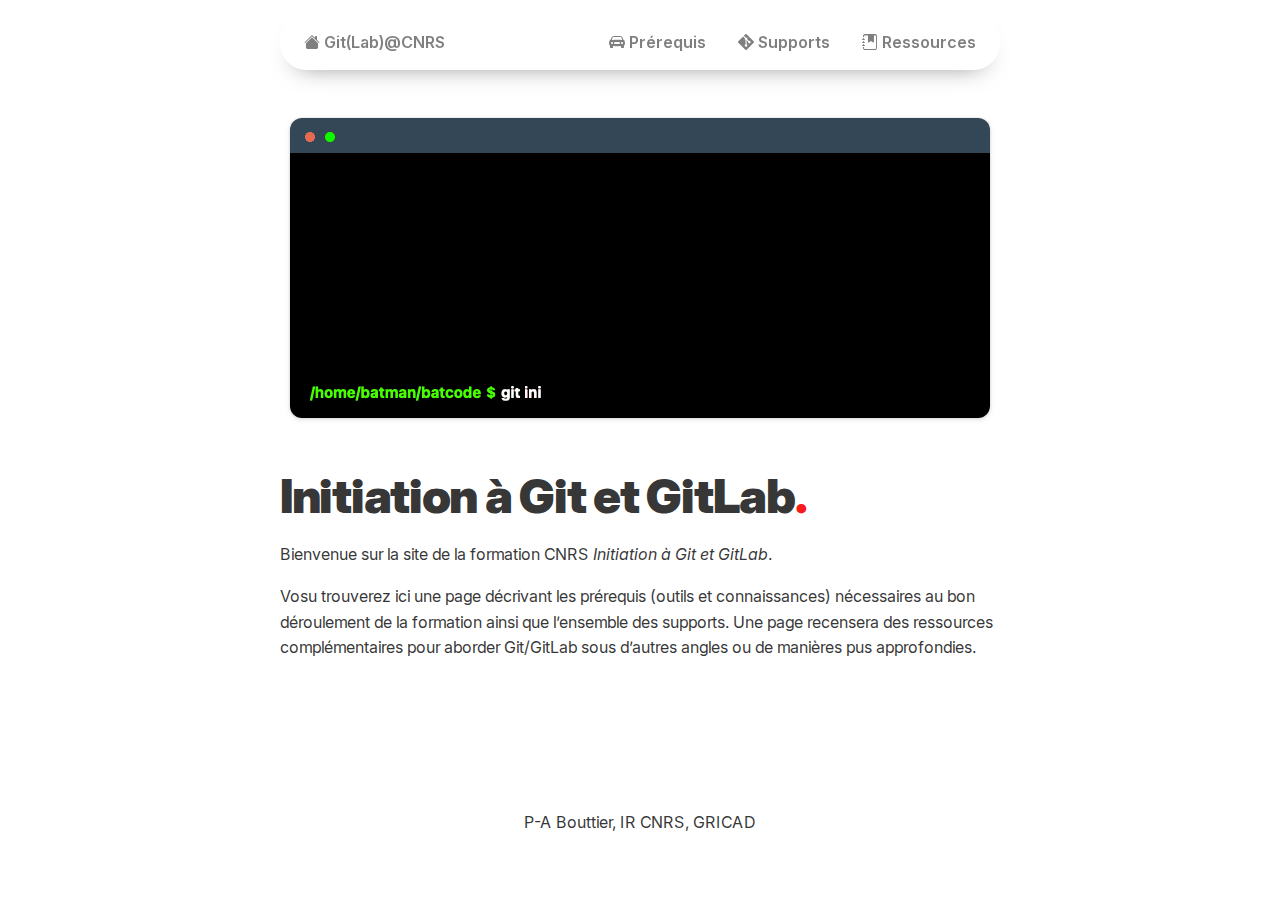
<file: index.html>
<!doctype html><html lang=en><head><meta charset=utf-8><meta content="IE=edge" http-equiv=X-UA-Compatible><meta content="width=device-width,initial-scale=1" name=viewport><meta content=#f71c1c name=theme-color><link href=https://pabouttier.github.io/git_cnrs/ rel=canonical><title>
     Git(Lab)@CNRS 
  </title><link href=https://pabouttier.github.io/git_cnrs/style.css rel=stylesheet><link href=https://pabouttier.github.io/git_cnrs/custom.css rel=stylesheet><link href=https://pabouttier.github.io/git_cnrs/favicon.png rel=icon type=image/png><link href=https://pabouttier.github.io/git_cnrs/apple-touch-icon.png rel=apple-touch-icon sizes=180x180><link href=https://mstdn.social/@Daudix rel=me><meta content=Git(Lab)@CNRS property=og:site_name><meta content="
     Git(Lab)@CNRS " property=og:title><meta content=https://pabouttier.github.io/git_cnrs/ property=og:url><meta content="Site Web pour la formation Git et GitLab au CNRS" property=og:description><meta content=https://pabouttier.github.io/git_cnrs/card.png property=og:image><body><nav class=nav><div class=nav-container><a href=https://pabouttier.github.io/git_cnrs> <i class="bi bi-house-fill"></i> Git(Lab)@CNRS </a><ul><li><a href=/git_cnrs/prerequis> <i class="bi bi-car-front-fill"></i> Prérequis </a><li><a href=/git_cnrs/supports> <i class="bi bi-git"></i> Supports </a><li><a href=/git_cnrs/ressources> <i class="bi bi-journal-bookmark-fill"></i> Ressources </a></ul></div></nav><div class=container><p><img alt src=https://pabouttier.github.io/git_cnrs/images/terminal.gif><h1 id=initiation-a-git-et-gitlab>Initiation à Git et GitLab<a aria-label="Anchor link for: initiation-a-git-et-gitlab" class=zola-anchor href=#initiation-a-git-et-gitlab><i class="bi bi-link-45deg"></i></a></h1><p>Bienvenue sur la site de la formation CNRS <em>Initiation à Git et GitLab</em>.<p>Vosu trouverez ici une page décrivant les prérequis (outils et connaissances) nécessaires au bon déroulement de la formation ainsi que l’ensemble des supports. Une page recensera des ressources complémentaires pour aborder Git/GitLab sous d’autres angles ou de manières pus approfondies.</div><footer class=footer><p title="Last built at 2023-12-04 08:14 +00:00">P-A Bouttier, IR CNRS, GRICAD</footer>
</file>
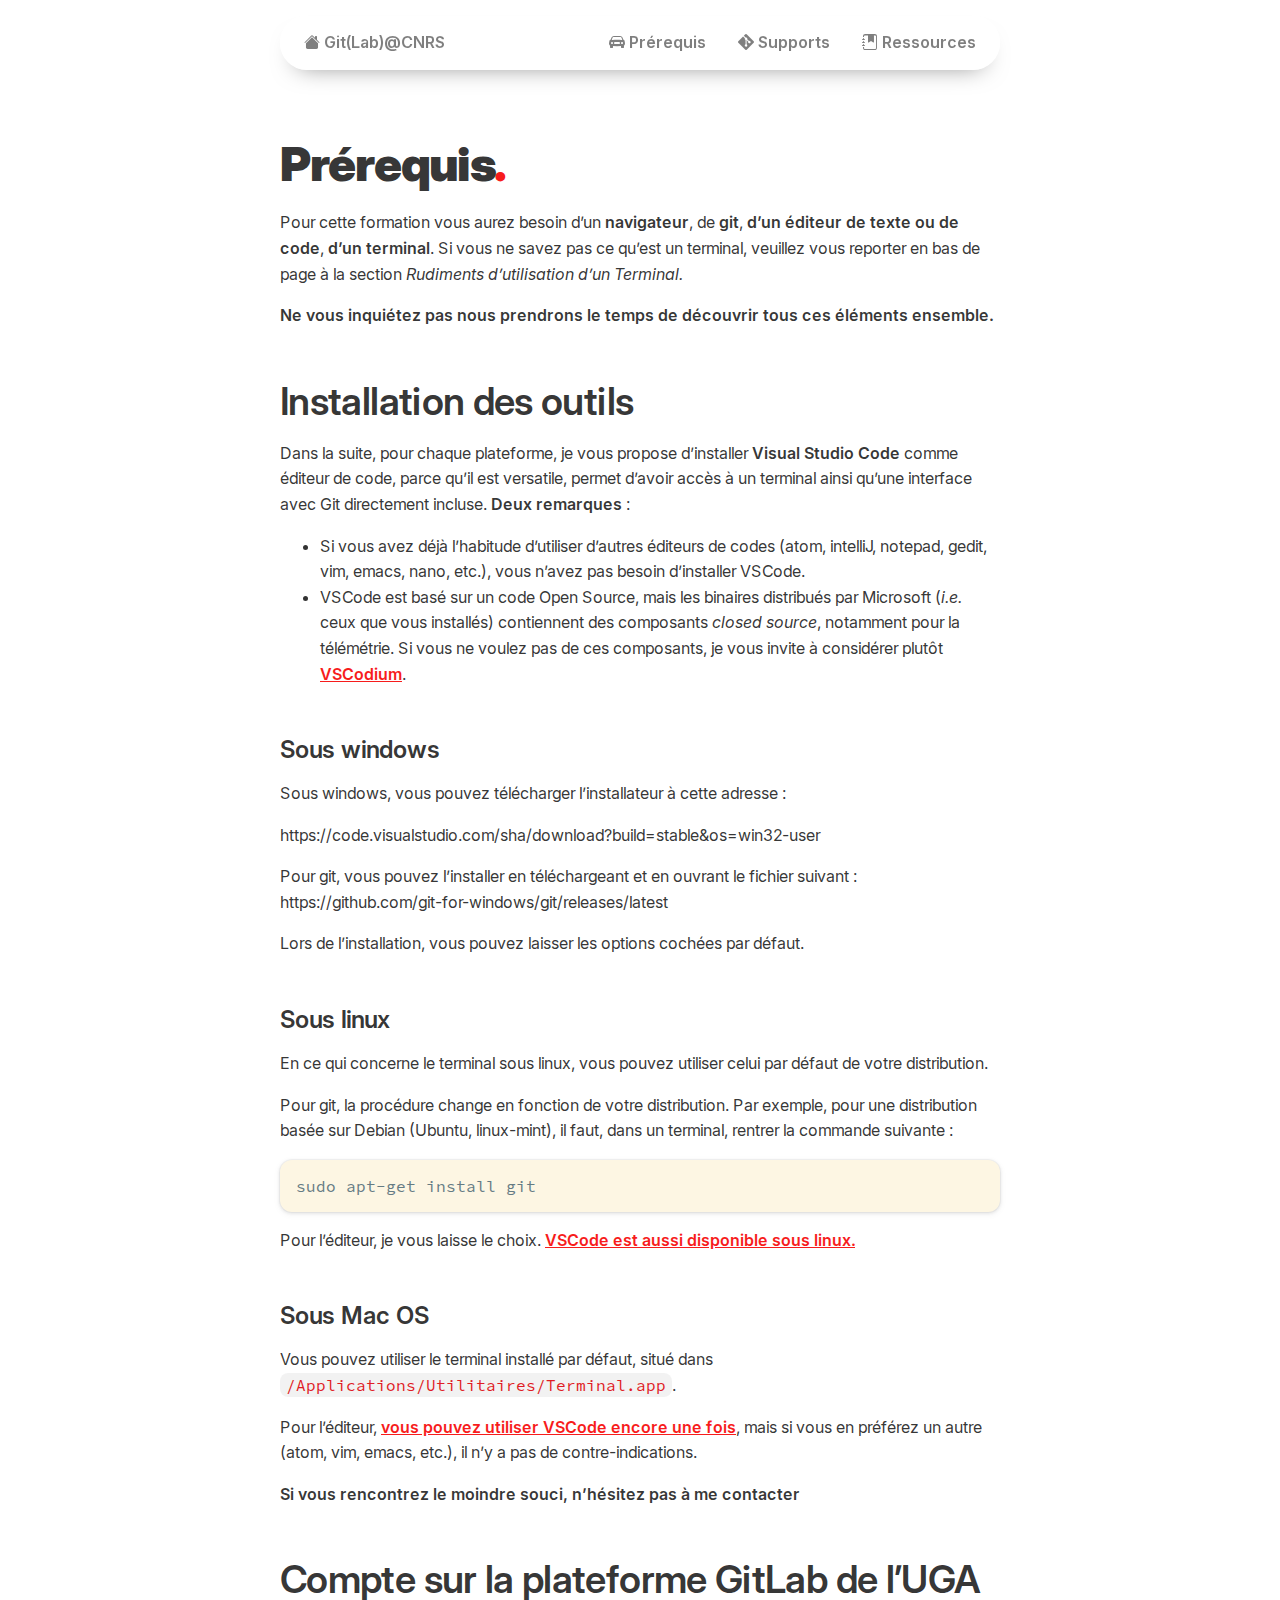
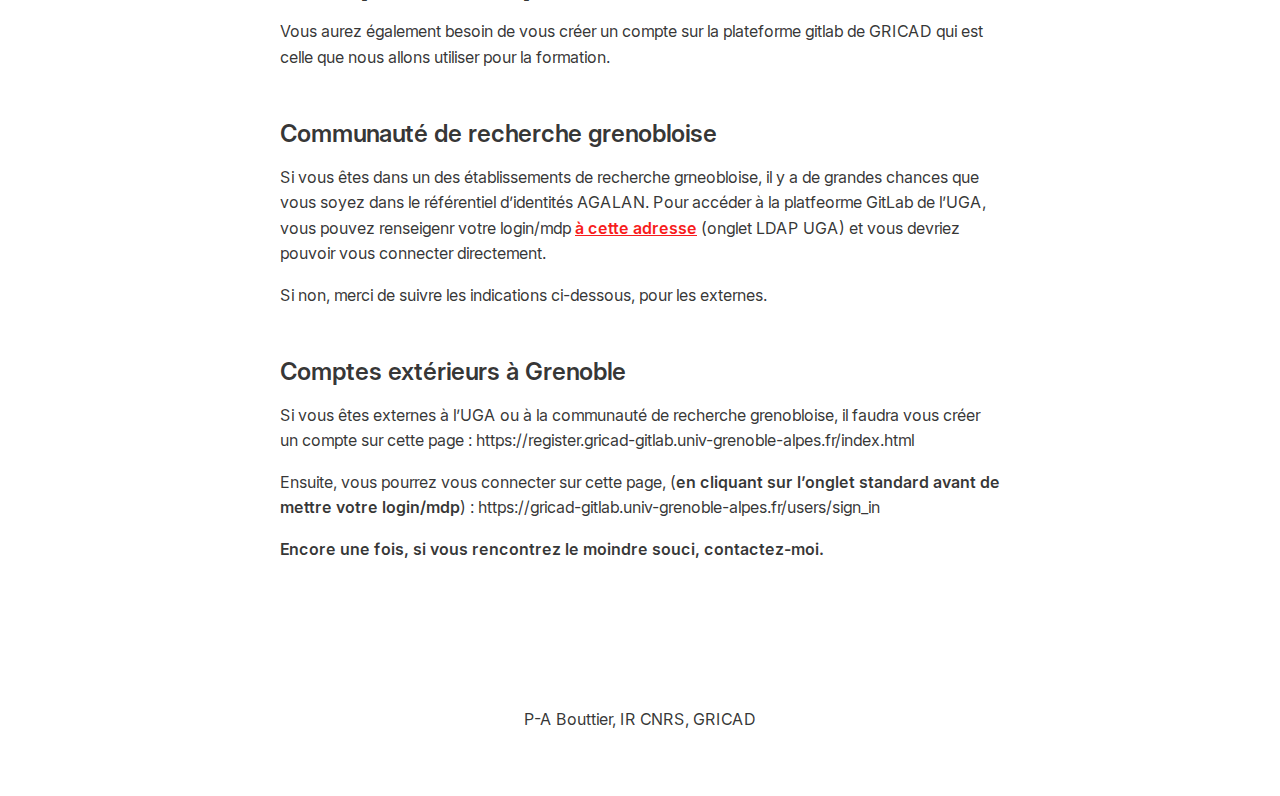
<file: prerequis/index.html>
<!doctype html><html lang=en><head><meta charset=utf-8><meta content="IE=edge" http-equiv=X-UA-Compatible><meta content="width=device-width,initial-scale=1" name=viewport><meta content=#f71c1c name=theme-color><link href=https://pabouttier.github.io/git_cnrs/prerequis/ rel=canonical><title>
     Prérequis pour la formation - Git(Lab)@CNRS
    
  </title><link href=https://pabouttier.github.io/git_cnrs/style.css rel=stylesheet><link href=https://pabouttier.github.io/git_cnrs/custom.css rel=stylesheet><link href=https://pabouttier.github.io/git_cnrs/favicon.png rel=icon type=image/png><link href=https://pabouttier.github.io/git_cnrs/apple-touch-icon.png rel=apple-touch-icon sizes=180x180><link href=https://mstdn.social/@Daudix rel=me><meta content=Git(Lab)@CNRS property=og:site_name><meta content="
     Prérequis pour la formation - Git(Lab)@CNRS
    " property=og:title><meta content=https://pabouttier.github.io/git_cnrs/prerequis/ property=og:url><meta content="Site Web pour la formation Git et GitLab au CNRS" property=og:description><meta content=https://pabouttier.github.io/git_cnrs/card.png property=og:image><body><nav class=nav><div class=nav-container><a href=https://pabouttier.github.io/git_cnrs> <i class="bi bi-house-fill"></i> Git(Lab)@CNRS </a><ul><li><a href=/git_cnrs/prerequis> <i class="bi bi-car-front-fill"></i> Prérequis </a><li><a href=/git_cnrs/supports> <i class="bi bi-git"></i> Supports </a><li><a href=/git_cnrs/ressources> <i class="bi bi-journal-bookmark-fill"></i> Ressources </a></ul></div></nav><div class=container><h1 id=prerequis>Prérequis<a aria-label="Anchor link for: prerequis" class=zola-anchor href=#prerequis><i class="bi bi-link-45deg"></i></a></h1><p>Pour cette formation vous aurez besoin d’un <strong>navigateur</strong>, de <strong>git</strong>, <strong>d’un éditeur de texte ou de code</strong>, <strong>d’un terminal</strong>. Si vous ne savez pas ce qu’est un terminal, veuillez vous reporter en bas de page à la section <em>Rudiments d’utilisation d’un Terminal.</em><p><strong>Ne vous inquiétez pas nous prendrons le temps de découvrir tous ces éléments ensemble.</strong><h2 id=installation-des-outils>Installation des outils<a aria-label="Anchor link for: installation-des-outils" class=zola-anchor href=#installation-des-outils><i class="bi bi-link-45deg"></i></a></h2><p>Dans la suite, pour chaque plateforme, je vous propose d’installer <strong>Visual Studio Code</strong> comme éditeur de code, parce qu’il est versatile, permet d’avoir accès à un terminal ainsi qu’une interface avec Git directement incluse. <strong>Deux remarques</strong> :<ul><li>Si vous avez déjà l’habitude d’utiliser d’autres éditeurs de codes (atom, intelliJ, notepad, gedit, vim, emacs, nano, etc.), vous n’avez pas besoin d’installer VSCode.<li>VSCode est basé sur un code Open Source, mais les binaires distribués par Microsoft (<em>i.e.</em> ceux que vous installés) contiennent des composants <em>closed source</em>, notamment pour la télémétrie. Si vous ne voulez pas de ces composants, je vous invite à considérer plutôt <a href=https://vscodium.com/#install>VSCodium</a>.</ul><h3 id=sous-windows>Sous windows<a aria-label="Anchor link for: sous-windows" class=zola-anchor href=#sous-windows><i class="bi bi-link-45deg"></i></a></h3><p>Sous windows, vous pouvez télécharger l’installateur à cette adresse :<p>https://code.visualstudio.com/sha/download?build=stable&os=win32-user<p>Pour git, vous pouvez l’installer en téléchargeant et en ouvrant le fichier suivant : https://github.com/git-for-windows/git/releases/latest<p>Lors de l’installation, vous pouvez laisser les options cochées par défaut.<h3 id=sous-linux>Sous linux<a aria-label="Anchor link for: sous-linux" class=zola-anchor href=#sous-linux><i class="bi bi-link-45deg"></i></a></h3><p>En ce qui concerne le terminal sous linux, vous pouvez utiliser celui par défaut de votre distribution.<p>Pour git, la procédure change en fonction de votre distribution. Par exemple, pour une distribution basée sur Debian (Ubuntu, linux-mint), il faut, dans un terminal, rentrer la commande suivante :<pre class=z-code><code><span class="z-text z-plain">sudo apt-get install git
</span></code></pre><p>Pour l’éditeur, je vous laisse le choix. <a href=https://code.visualstudio.com/docs/setup/linux>VSCode est aussi disponible sous linux.</a><h3 id=sous-mac-os>Sous Mac OS<a aria-label="Anchor link for: sous-mac-os" class=zola-anchor href=#sous-mac-os><i class="bi bi-link-45deg"></i></a></h3><p>Vous pouvez utiliser le terminal installé par défaut, situé dans <code>/Applications/Utilitaires/Terminal.app</code>.<p>Pour l’éditeur, <a href=https://code.visualstudio.com/docs/setup/mac>vous pouvez utiliser VSCode encore une fois</a>, mais si vous en préférez un autre (atom, vim, emacs, etc.), il n’y a pas de contre-indications.<p><strong>Si vous rencontrez le moindre souci, n’hésitez pas à me contacter</strong><h2 id=compte-sur-la-plateforme-gitlab-de-l-uga>Compte sur la plateforme GitLab de l’UGA<a aria-label="Anchor link for: compte-sur-la-plateforme-gitlab-de-l-uga" class=zola-anchor href=#compte-sur-la-plateforme-gitlab-de-l-uga><i class="bi bi-link-45deg"></i></a></h2><p>Vous aurez également besoin de vous créer un compte sur la plateforme gitlab de GRICAD qui est celle que nous allons utiliser pour la formation.<h3 id=communaute-de-recherche-grenobloise>Communauté de recherche grenobloise<a aria-label="Anchor link for: communaute-de-recherche-grenobloise" class=zola-anchor href=#communaute-de-recherche-grenobloise><i class="bi bi-link-45deg"></i></a></h3><p>Si vous êtes dans un des établissements de recherche grneobloise, il y a de grandes chances que vous soyez dans le référentiel d’identités AGALAN. Pour accéder à la platfeorme GitLab de l’UGA, vous pouvez renseigenr votre login/mdp <a href=https://gricad-gitlab.univ-grenoble-alpes.fr/users/sign_in>à cette adresse</a> (onglet LDAP UGA) et vous devriez pouvoir vous connecter directement.<p>Si non, merci de suivre les indications ci-dessous, pour les externes.<h3 id=comptes-exterieurs-a-grenoble>Comptes extérieurs à Grenoble<a aria-label="Anchor link for: comptes-exterieurs-a-grenoble" class=zola-anchor href=#comptes-exterieurs-a-grenoble><i class="bi bi-link-45deg"></i></a></h3><p>Si vous êtes externes à l’UGA ou à la communauté de recherche grenobloise, il faudra vous créer un compte sur cette page : https://register.gricad-gitlab.univ-grenoble-alpes.fr/index.html<p>Ensuite, vous pourrez vous connecter sur cette page, (<strong>en cliquant sur l’onglet standard avant de mettre votre login/mdp</strong>) : https://gricad-gitlab.univ-grenoble-alpes.fr/users/sign_in<p><strong>Encore une fois, si vous rencontrez le moindre souci, contactez-moi.</strong></div><footer class=footer><p title="Last built at 2023-12-04 08:14 +00:00">P-A Bouttier, IR CNRS, GRICAD</footer>
</file>
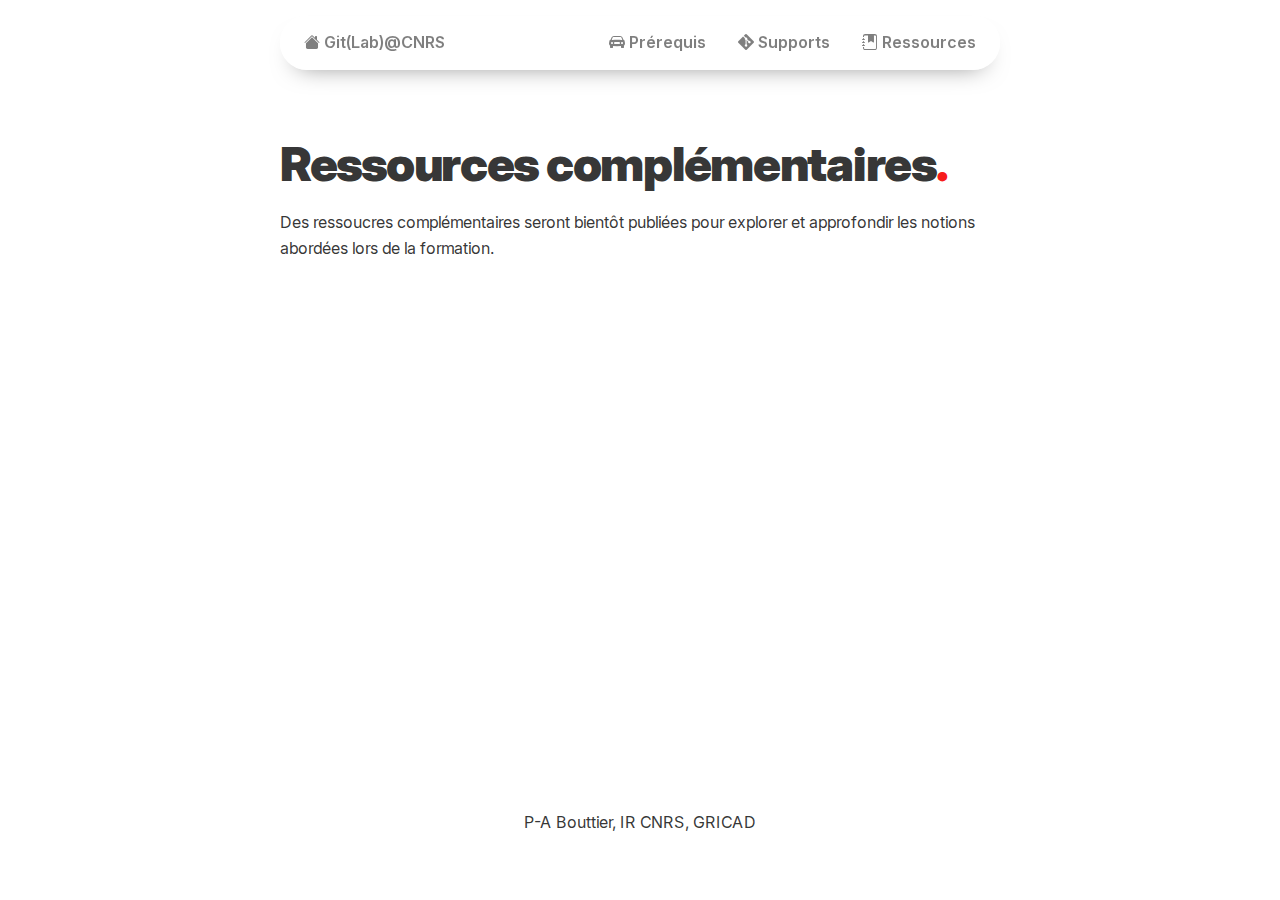
<file: ressources/index.html>
<!doctype html><html lang=en><head><meta charset=utf-8><meta content="IE=edge" http-equiv=X-UA-Compatible><meta content="width=device-width,initial-scale=1" name=viewport><meta content=#f71c1c name=theme-color><link href=https://pabouttier.github.io/git_cnrs/ressources/ rel=canonical><title>
     Ressources autour de Git(Lab) - Git(Lab)@CNRS
    
  </title><link href=https://pabouttier.github.io/git_cnrs/style.css rel=stylesheet><link href=https://pabouttier.github.io/git_cnrs/custom.css rel=stylesheet><link href=https://pabouttier.github.io/git_cnrs/favicon.png rel=icon type=image/png><link href=https://pabouttier.github.io/git_cnrs/apple-touch-icon.png rel=apple-touch-icon sizes=180x180><link href=https://mstdn.social/@Daudix rel=me><meta content=Git(Lab)@CNRS property=og:site_name><meta content="
     Ressources autour de Git(Lab) - Git(Lab)@CNRS
    " property=og:title><meta content=https://pabouttier.github.io/git_cnrs/ressources/ property=og:url><meta content="Site Web pour la formation Git et GitLab au CNRS" property=og:description><meta content=https://pabouttier.github.io/git_cnrs/card.png property=og:image><body><nav class=nav><div class=nav-container><a href=https://pabouttier.github.io/git_cnrs> <i class="bi bi-house-fill"></i> Git(Lab)@CNRS </a><ul><li><a href=/git_cnrs/prerequis> <i class="bi bi-car-front-fill"></i> Prérequis </a><li><a href=/git_cnrs/supports> <i class="bi bi-git"></i> Supports </a><li><a href=/git_cnrs/ressources> <i class="bi bi-journal-bookmark-fill"></i> Ressources </a></ul></div></nav><div class=container><h1 id=ressources-complementaires>Ressources complémentaires<a aria-label="Anchor link for: ressources-complementaires" class=zola-anchor href=#ressources-complementaires><i class="bi bi-link-45deg"></i></a></h1><p>Des ressoucres complémentaires seront bientôt publiées pour explorer et approfondir les notions abordées lors de la formation.</div><footer class=footer><p title="Last built at 2023-12-04 08:14 +00:00">P-A Bouttier, IR CNRS, GRICAD</footer>
</file>
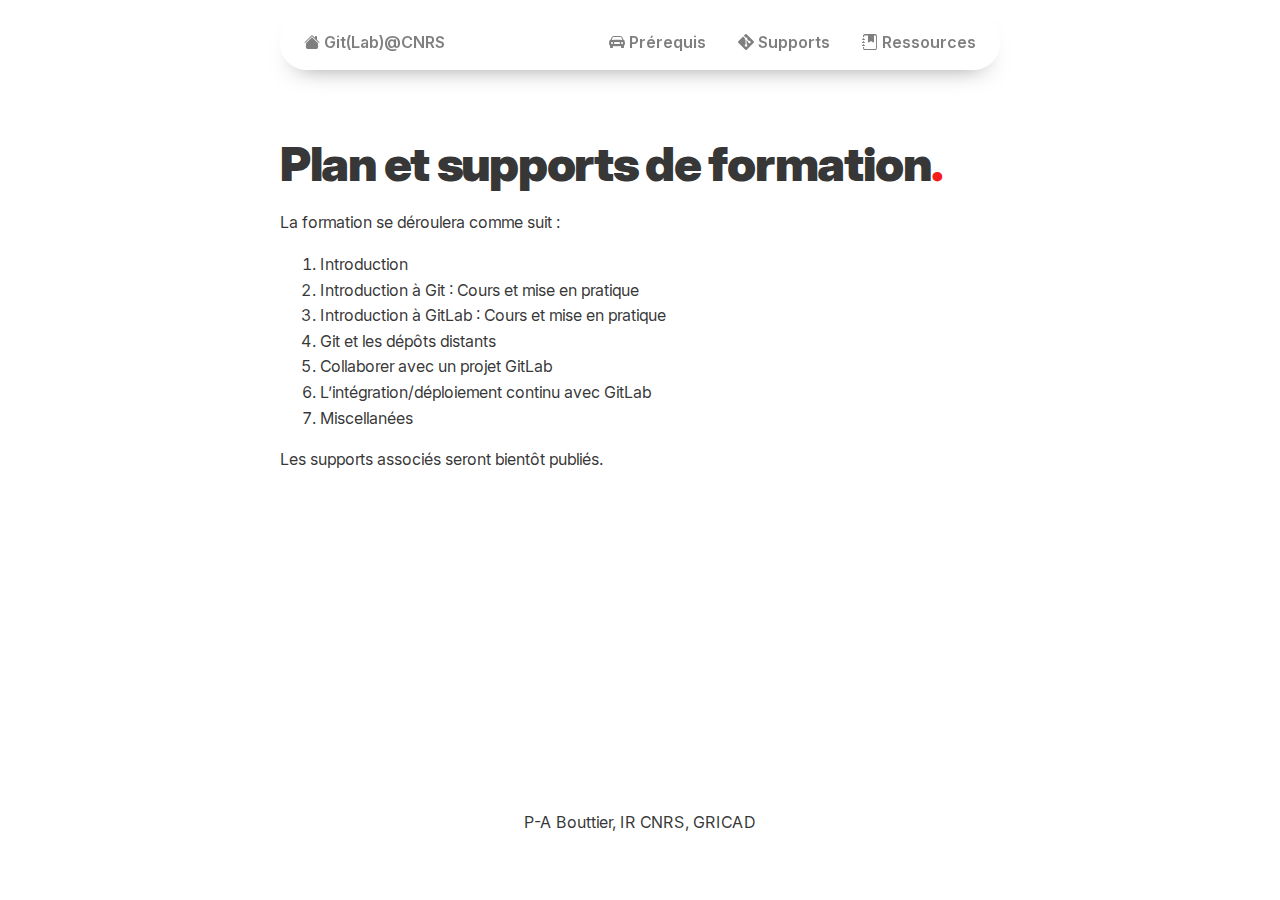
<file: supports/index.html>
<!doctype html><html lang=en><head><meta charset=utf-8><meta content="IE=edge" http-equiv=X-UA-Compatible><meta content="width=device-width,initial-scale=1" name=viewport><meta content=#f71c1c name=theme-color><link href=https://pabouttier.github.io/git_cnrs/supports/ rel=canonical><title>
     Déroulé et supports de la formation - Git(Lab)@CNRS
    
  </title><link href=https://pabouttier.github.io/git_cnrs/style.css rel=stylesheet><link href=https://pabouttier.github.io/git_cnrs/custom.css rel=stylesheet><link href=https://pabouttier.github.io/git_cnrs/favicon.png rel=icon type=image/png><link href=https://pabouttier.github.io/git_cnrs/apple-touch-icon.png rel=apple-touch-icon sizes=180x180><link href=https://mstdn.social/@Daudix rel=me><meta content=Git(Lab)@CNRS property=og:site_name><meta content="
     Déroulé et supports de la formation - Git(Lab)@CNRS
    " property=og:title><meta content=https://pabouttier.github.io/git_cnrs/supports/ property=og:url><meta content="Site Web pour la formation Git et GitLab au CNRS" property=og:description><meta content=https://pabouttier.github.io/git_cnrs/card.png property=og:image><body><nav class=nav><div class=nav-container><a href=https://pabouttier.github.io/git_cnrs> <i class="bi bi-house-fill"></i> Git(Lab)@CNRS </a><ul><li><a href=/git_cnrs/prerequis> <i class="bi bi-car-front-fill"></i> Prérequis </a><li><a href=/git_cnrs/supports> <i class="bi bi-git"></i> Supports </a><li><a href=/git_cnrs/ressources> <i class="bi bi-journal-bookmark-fill"></i> Ressources </a></ul></div></nav><div class=container><h1 id=plan-et-supports-de-formation>Plan et supports de formation<a aria-label="Anchor link for: plan-et-supports-de-formation" class=zola-anchor href=#plan-et-supports-de-formation><i class="bi bi-link-45deg"></i></a></h1><p>La formation se déroulera comme suit :<ol><li>Introduction<li>Introduction à Git : Cours et mise en pratique<li>Introduction à GitLab : Cours et mise en pratique<li>Git et les dépôts distants<li>Collaborer avec un projet GitLab<li>L’intégration/déploiement continu avec GitLab<li>Miscellanées</ol><p>Les supports associés seront bientôt publiés.</div><footer class=footer><p title="Last built at 2023-12-04 08:14 +00:00">P-A Bouttier, IR CNRS, GRICAD</footer>
</file>
